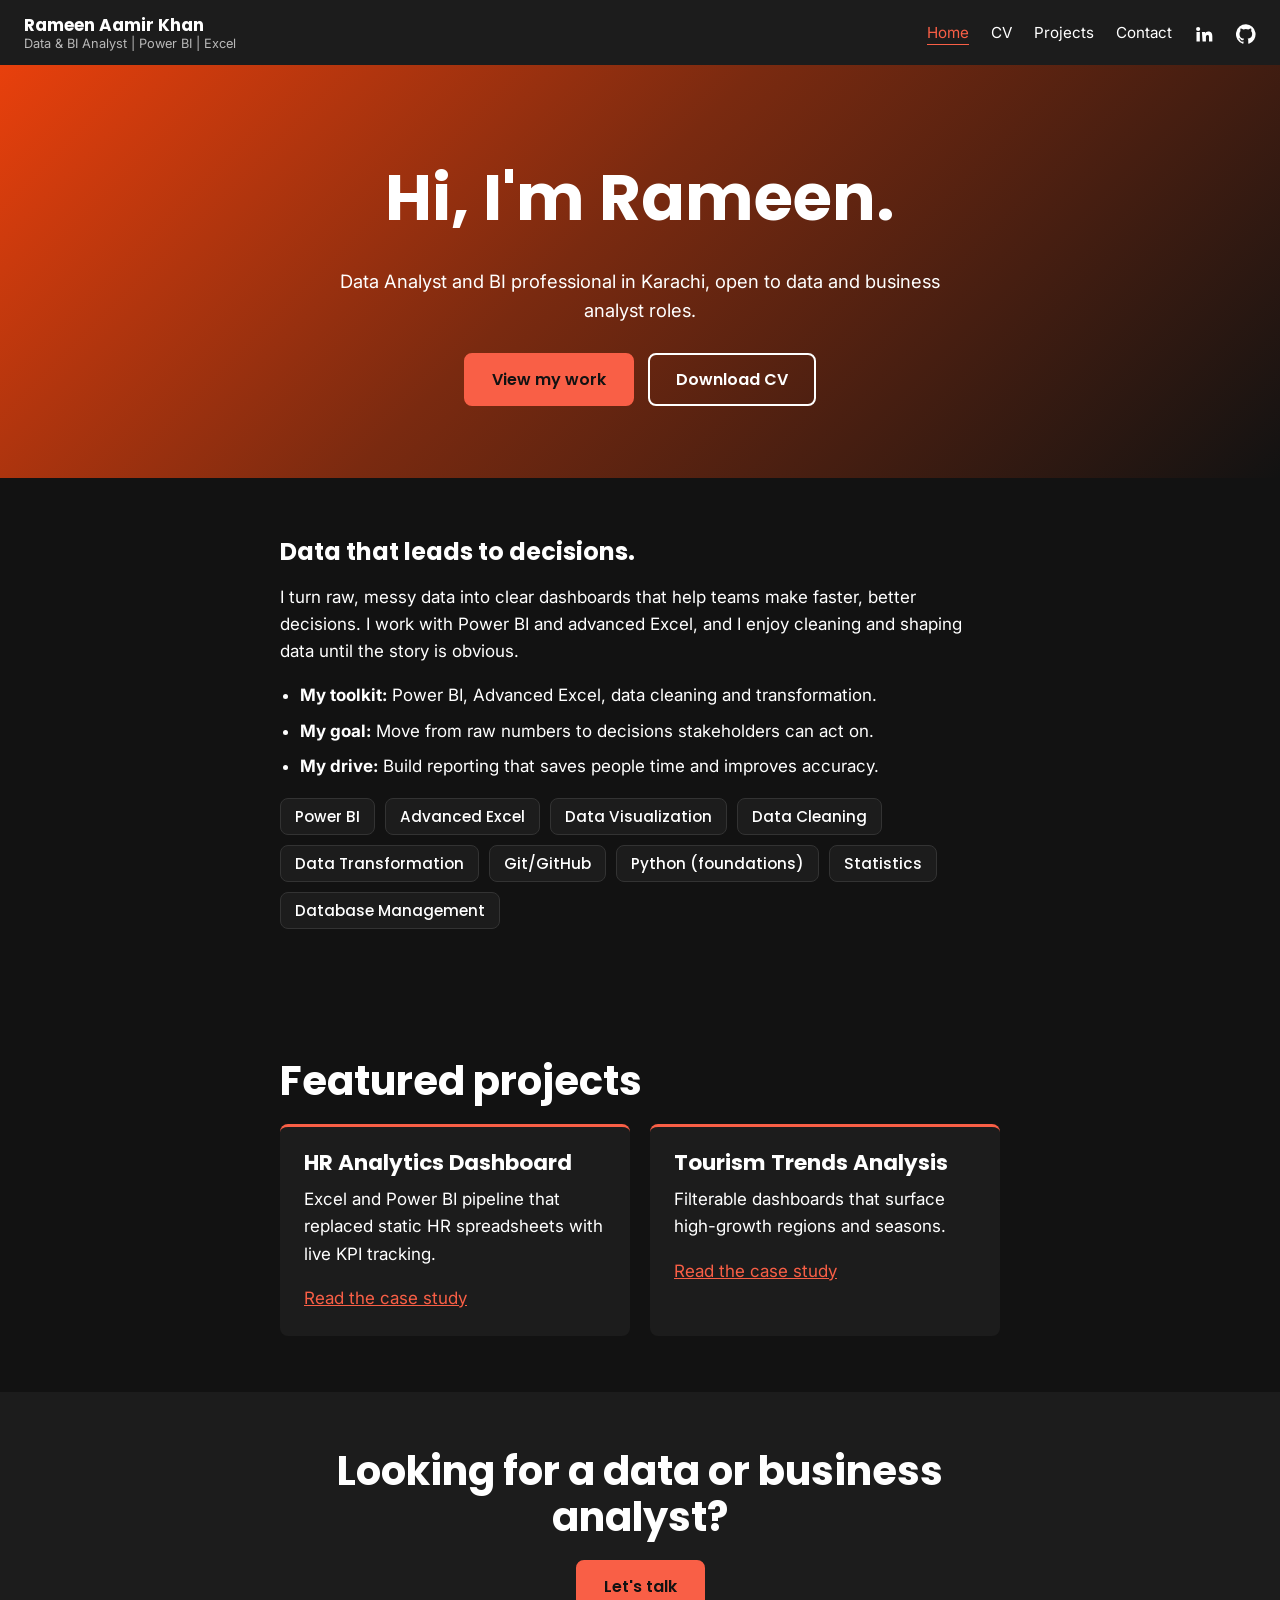
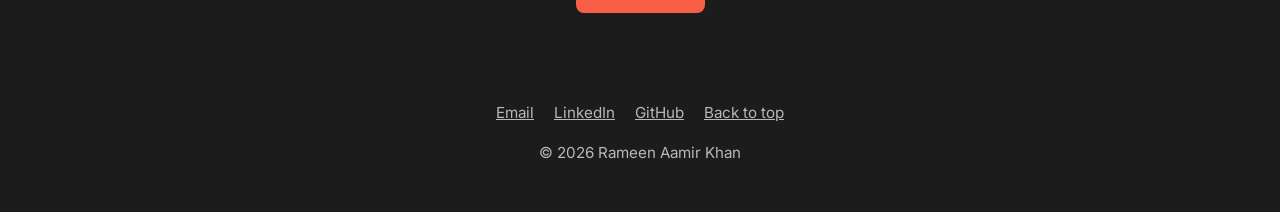
<file: index.html>
<!DOCTYPE html>
<html lang="en">
<head>
<meta charset="utf-8">
<meta name="viewport" content="width=device-width, initial-scale=1">
<title>Rameen Aamir Khan | Data Analyst Karachi</title>
<meta name="description" content="Rameen Aamir Khan, Data and BI Analyst in Karachi. Power BI dashboards and advanced Excel reporting.">
<meta property="og:title" content="Rameen Aamir Khan | Data Analyst Karachi">
<meta property="og:description" content="Rameen Aamir Khan, Data and BI Analyst in Karachi. Power BI dashboards and advanced Excel reporting.">
<link rel="preconnect" href="https://fonts.googleapis.com">
<link rel="preconnect" href="https://fonts.gstatic.com" crossorigin>
<link href="https://fonts.googleapis.com/css2?family=Inter:wght@400;500&family=Poppins:wght@500;600;700&display=swap" rel="stylesheet">
<link rel="stylesheet" href="css/style.css">
</head>
<body>
<a class="skip" href="#main">Skip to content</a>
<header class="site-header"><div class="bar">
  <a class="brand" href="index.html">Rameen Aamir Khan<small>Data &amp; BI Analyst | Power BI | Excel</small></a>
  <button class="menu-btn" aria-expanded="false" aria-controls="site-nav">Menu</button>
  <nav id="site-nav" aria-label="Main"><ul><li><a href="index.html" aria-current="page">Home</a></li><li><a href="cv.html">CV</a></li><li><a href="projects.html">Projects</a></li><li><a href="contact.html">Contact</a></li>
    <li><a href="https://linkedin.com/in/rameen-aamir-79b6771a8" target="_blank" rel="noopener" aria-label="LinkedIn"><svg viewBox="0 0 24 24" aria-hidden="true"><path d="M4.98 3.5a2.5 2.5 0 11-.01 5 2.5 2.5 0 01.01-5zM3 9.5h4V21H3zM9.5 9.5h3.8v1.6h.1c.5-1 1.8-2 3.7-2 4 0 4.9 2.6 4.9 6V21h-4v-5c0-1.2 0-2.8-1.7-2.8s-2 1.3-2 2.7V21h-4z"/></svg></a></li>
    <li><a href="https://github.com/rameenaamir" target="_blank" rel="noopener" aria-label="GitHub"><svg viewBox="0 0 24 24" aria-hidden="true"><path d="M12 .3a12 12 0 00-3.8 23.4c.6.1.8-.3.8-.6v-2c-3.3.7-4-1.6-4-1.6-.6-1.4-1.4-1.8-1.4-1.8-1-.7.1-.7.1-.7 1.2.1 1.8 1.2 1.8 1.2 1 1.8 2.8 1.3 3.5 1 .1-.8.4-1.3.7-1.6-2.7-.3-5.5-1.3-5.5-6 0-1.2.5-2.3 1.3-3.1-.2-.4-.6-1.6 0-3.2 0 0 1-.3 3.3 1.2a11.500 11.500 0 016 0c2.300-1.500 3.300-1.200 3.300-1.200.6 1.600.2 2.800 0 3.200.8.8 1.300 1.900 1.300 3.100 0 4.600-2.800 5.600-5.500 5.900.5.4.8 1.100.8 2.200v3.300c0 .3.2.7.8.6A12 12 0 0012 .3"/></svg></a></li>
  </ul></nav>
</div></header>
<main id="main">
<div class="hero"><h1>Hi, I'm Rameen.</h1>
  <p>Data Analyst and BI professional in Karachi, open to data and business analyst roles.</p>
  <div class="actions"><a class="btn" href="projects.html">View my work</a><a class="btn ghost" href="assets/Rameen_Aamir_Khan_CV.pdf" download>Download CV</a></div></div>
<section><div class="wrap">
  <p class="lead">Data that leads to decisions.</p>
  <p>I turn raw, messy data into clear dashboards that help teams make faster, better decisions. I work with Power BI and advanced Excel, and I enjoy cleaning and shaping data until the story is obvious.</p>
  <ul class="goals">
    <li><strong>My toolkit:</strong> Power BI, Advanced Excel, data cleaning and transformation.</li>
    <li><strong>My goal:</strong> Move from raw numbers to decisions stakeholders can act on.</li>
    <li><strong>My drive:</strong> Build reporting that saves people time and improves accuracy.</li>
  </ul>
  <ul class="chips" aria-label="Skills"><li>Power BI</li><li>Advanced Excel</li><li>Data Visualization</li><li>Data Cleaning</li><li>Data Transformation</li><li>Git/GitHub</li><li>Python (foundations)</li><li>Statistics</li><li>Database Management</li></ul>
</div></section>
<section><div class="wrap"><h2>Featured projects</h2><div class="cards">
  <article class="card"><h3>HR Analytics Dashboard</h3><p>Excel and Power BI pipeline that replaced static HR spreadsheets with live KPI tracking.</p><a href="projects.html#hr-analytics">Read the case study</a></article>
  <article class="card"><h3>Tourism Trends Analysis</h3><p>Filterable dashboards that surface high-growth regions and seasons.</p><a href="projects.html#tourism-trends">Read the case study</a></article>
</div></div></section>
<section class="cta"><div class="wrap"><h2>Looking for a data or business analyst?</h2><a class="btn" href="contact.html">Let's talk</a></div></section>
</main>
<footer>
  <p><a href="mailto:rameenaamir26@outlook.com">Email</a><a href="https://linkedin.com/in/rameen-aamir-79b6771a8" target="_blank" rel="noopener">LinkedIn</a><a href="#" target="_blank" rel="noopener">GitHub</a><a href="#main">Back to top</a></p>
  <p>&copy; 2026 Rameen Aamir Khan</p>
</footer>
<script src="js/main.js"></script>
</body>
</html>
</file>
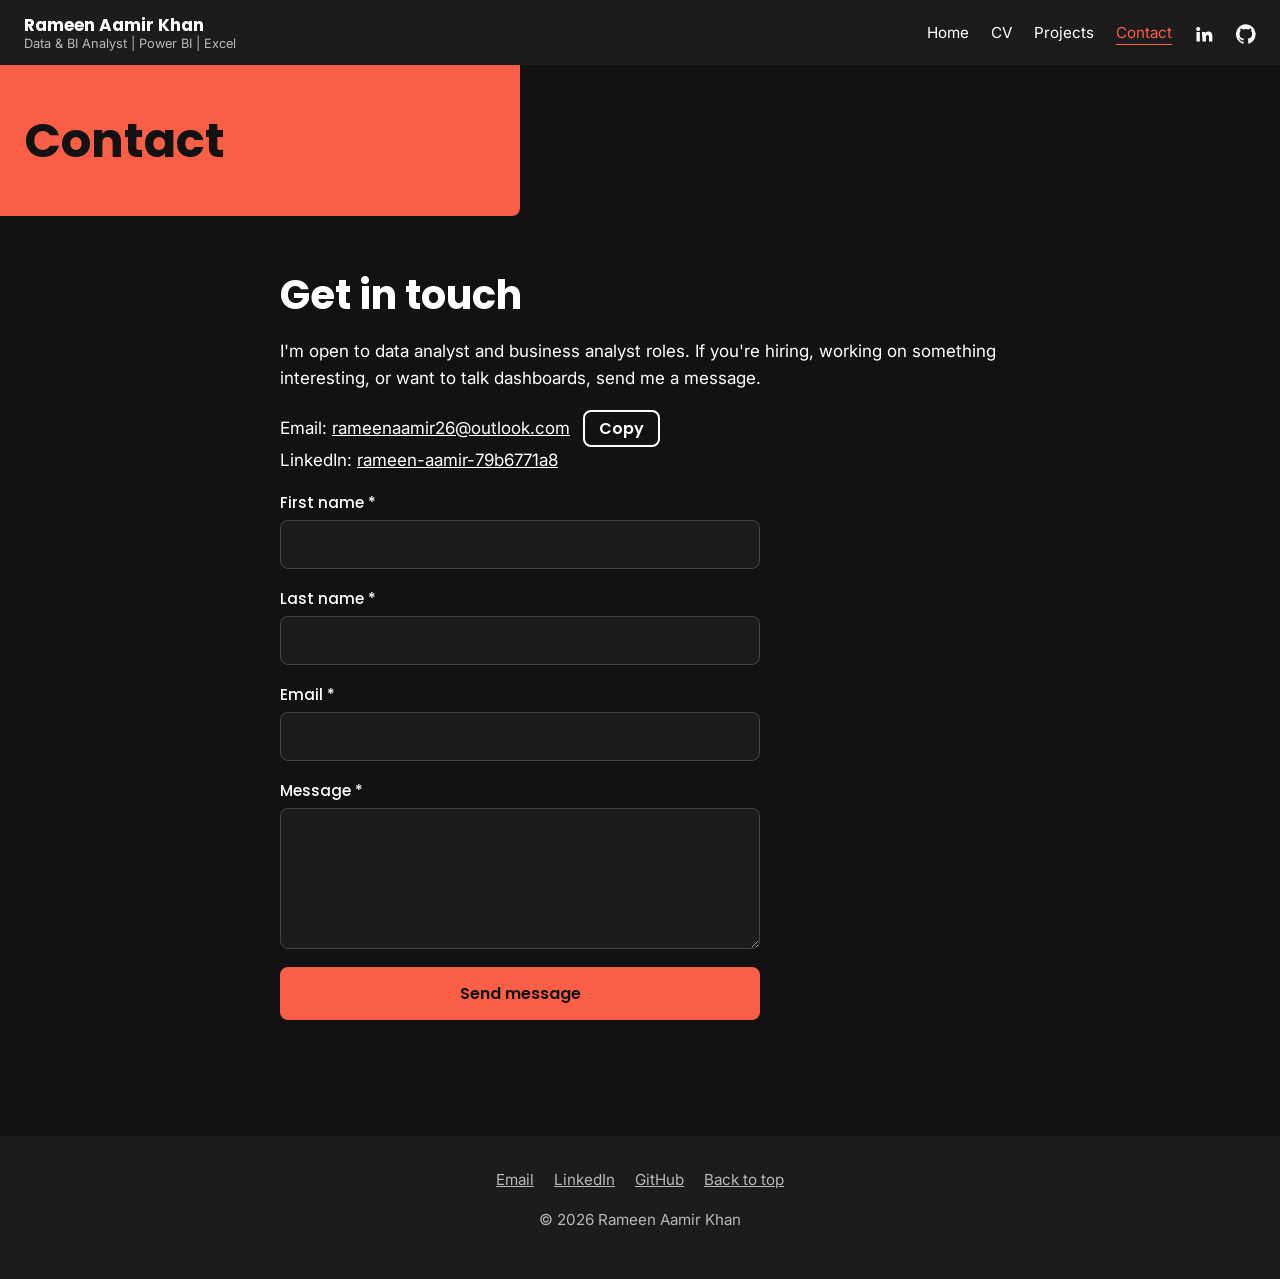
<file: contact.html>
<!DOCTYPE html>
<html lang="en">
<head>
<meta charset="utf-8">
<meta name="viewport" content="width=device-width, initial-scale=1">
<title>Contact | Rameen Aamir Khan</title>
<meta name="description" content="Rameen Aamir Khan, Data and BI Analyst in Karachi. Get in touch about data and business analyst roles.">
<meta property="og:title" content="Contact | Rameen Aamir Khan">
<meta property="og:description" content="Rameen Aamir Khan, Data and BI Analyst in Karachi. Get in touch about data and business analyst roles.">
<link rel="preconnect" href="https://fonts.googleapis.com">
<link rel="preconnect" href="https://fonts.gstatic.com" crossorigin>
<link href="https://fonts.googleapis.com/css2?family=Inter:wght@400;500&family=Poppins:wght@500;600;700&display=swap" rel="stylesheet">
<link rel="stylesheet" href="css/style.css">
</head>
<body>
<a class="skip" href="#main">Skip to content</a>
<header class="site-header"><div class="bar">
  <a class="brand" href="index.html">Rameen Aamir Khan<small>Data &amp; BI Analyst | Power BI | Excel</small></a>
  <button class="menu-btn" aria-expanded="false" aria-controls="site-nav">Menu</button>
  <nav id="site-nav" aria-label="Main"><ul><li><a href="index.html">Home</a></li><li><a href="cv.html">CV</a></li><li><a href="projects.html">Projects</a></li><li><a href="contact.html" aria-current="page">Contact</a></li>
    <li><a href="https://linkedin.com/in/rameen-aamir-79b6771a8" target="_blank" rel="noopener" aria-label="LinkedIn"><svg viewBox="0 0 24 24" aria-hidden="true"><path d="M4.98 3.5a2.5 2.5 0 11-.01 5 2.5 2.5 0 01.01-5zM3 9.5h4V21H3zM9.5 9.5h3.8v1.6h.1c.5-1 1.8-2 3.7-2 4 0 4.9 2.6 4.9 6V21h-4v-5c0-1.2 0-2.8-1.7-2.8s-2 1.3-2 2.7V21h-4z"/></svg></a></li>
    <li><a href="https://github.com/rameenaamir/Rameen_Portfolio" target="_blank" rel="noopener" aria-label="GitHub"><svg viewBox="0 0 24 24" aria-hidden="true"><path d="M12 .3a12 12 0 00-3.8 23.4c.6.1.8-.3.8-.6v-2c-3.3.7-4-1.6-4-1.6-.6-1.4-1.4-1.8-1.4-1.8-1-.7.1-.7.1-.7 1.2.1 1.8 1.2 1.8 1.2 1 1.8 2.8 1.3 3.5 1 .1-.8.4-1.3.7-1.6-2.7-.3-5.5-1.3-5.5-6 0-1.2.5-2.3 1.3-3.1-.2-.4-.6-1.6 0-3.2 0 0 1-.3 3.3 1.2a11.500 11.500 0 016 0c2.300-1.500 3.300-1.200 3.300-1.200.6 1.600.2 2.800 0 3.200.8.8 1.300 1.900 1.300 3.100 0 4.600-2.800 5.600-5.500 5.900.5.4.8 1.100.8 2.200v3.300c0 .3.2.7.8.6A12 12 0 0012 .3"/></svg></a></li>
  </ul></nav>
</div></header>
<main id="main">
<div class="hero coral"><h1>Contact</h1></div>
<section><div class="wrap"><h2>Get in touch</h2>
  <p>I'm open to data analyst and business analyst roles. If you're hiring, working on something interesting, or want to talk dashboards, send me a message.</p>
  <p><p>Email: <a href="mailto:rameenaamir26@outlook.com" id="email-link">rameenaamir26@outlook.com</a>
  <button type="button" class="btn ghost" id="copy-email" style="padding:4px 14px;margin-left:8px">Copy</button><br>
LinkedIn: <a href="https://linkedin.com/in/rameen-aamir-79b6771a8" target="_blank" rel="noopener">rameen-aamir-79b6771a8</a></p>
  <!-- TODO: replace YOUR_FORM_ID with your Formspree form ID -->
  <form id="contact-form" action="https://formspree.io/f/mnpjjzwk" method="post" novalidate>
    <label>First name *<input name="first_name" required autocomplete="given-name"></label>
    <label>Last name *<input name="last_name" required autocomplete="family-name"></label>
    <label>Email *<input name="email" type="email" required autocomplete="email"></label>
    <label>Message *<textarea name="message" rows="5" required></textarea></label>
    <input class="hp" name="website" tabindex="-1" autocomplete="off" aria-hidden="true">
    <button class="btn" type="submit">Send message</button>
    <p id="form-status" class="status" role="status"></p>
  </form></div></section>
</main>
<footer>
  <p><a href="mailto:rameenaamir26@outlook.com">Email</a><a href="https://linkedin.com/in/rameen-aamir-79b6771a8" target="_blank" rel="noopener">LinkedIn</a><a href="#" target="_blank" rel="noopener">GitHub</a><a href="#main">Back to top</a></p>
  <p>&copy; 2026 Rameen Aamir Khan</p>
</footer>
<script src="js/main.js"></script>
</body>
</html>
</file>
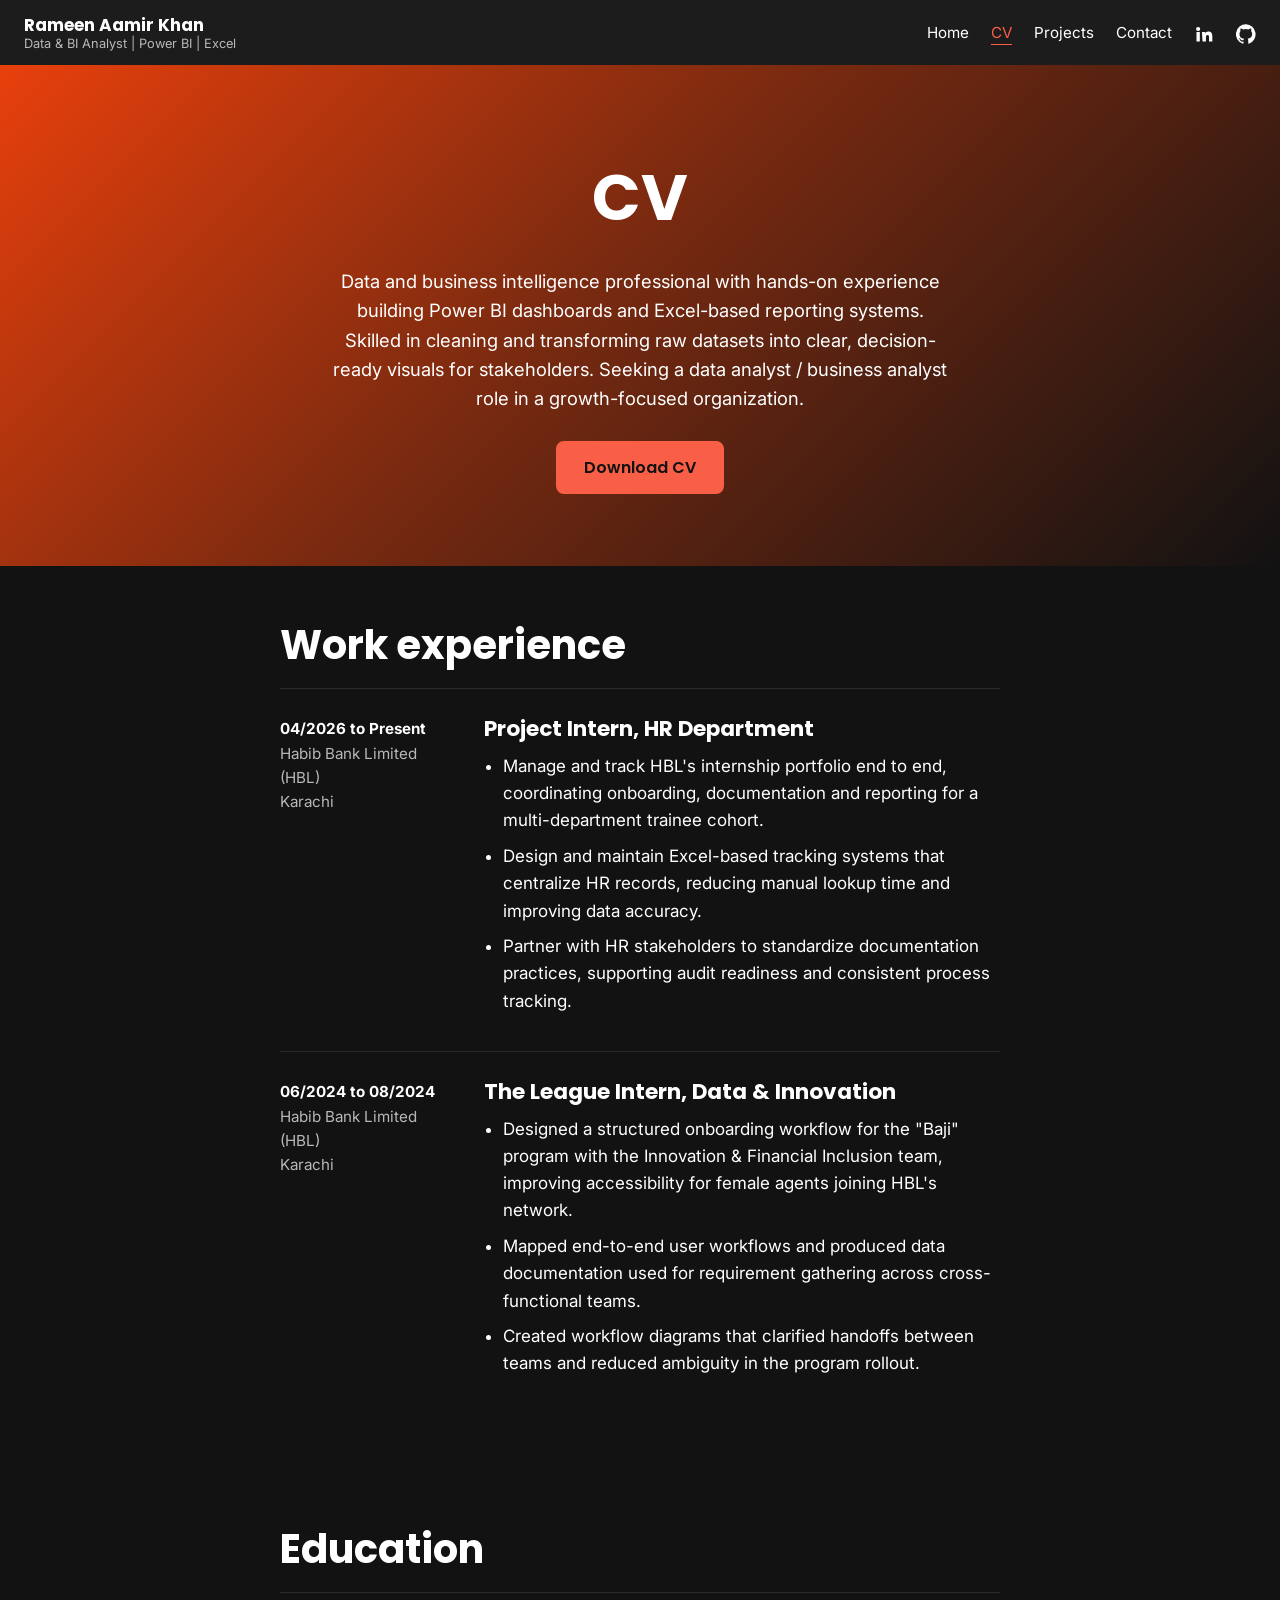
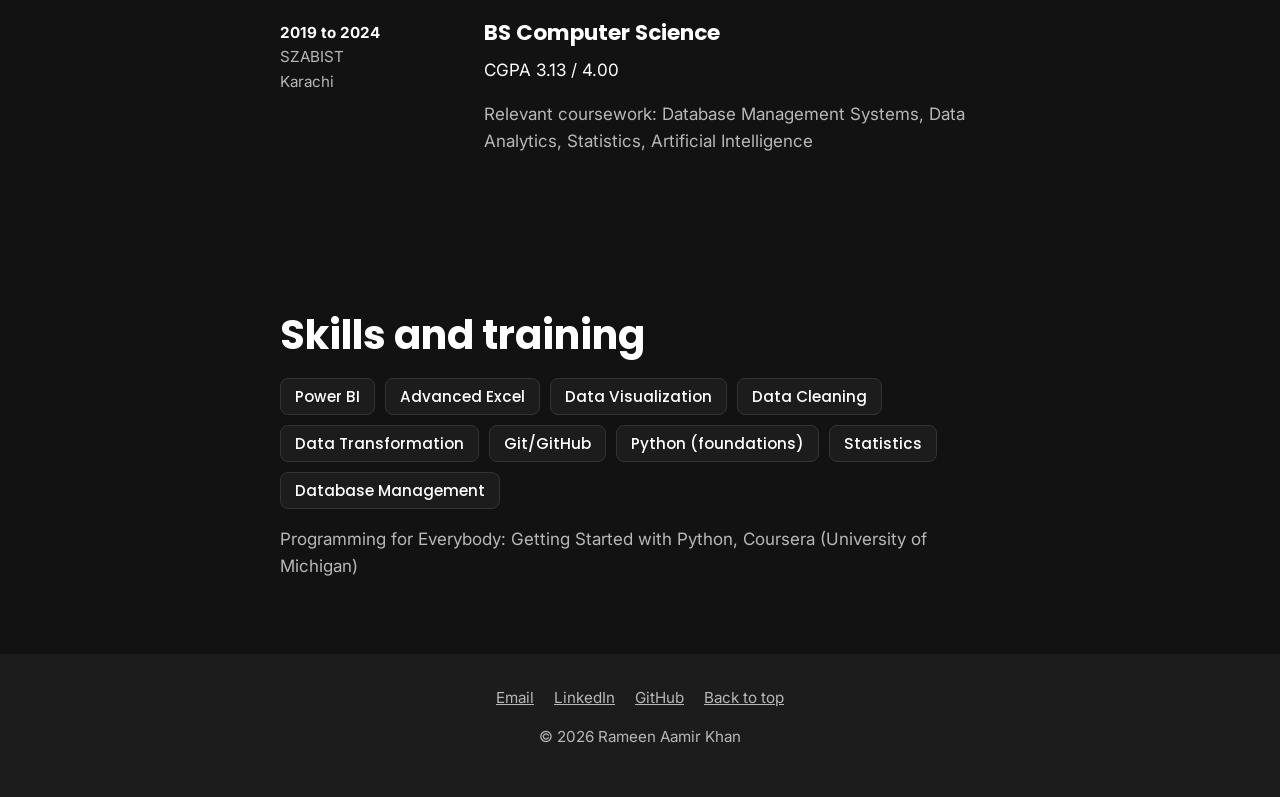
<file: cv.html>
<!DOCTYPE html>
<html lang="en">
<head>
<meta charset="utf-8">
<meta name="viewport" content="width=device-width, initial-scale=1">
<title>CV | Rameen Aamir Khan</title>
<meta name="description" content="Rameen Aamir Khan, Data and BI Analyst in Karachi. Experience, education and skills.">
<meta property="og:title" content="CV | Rameen Aamir Khan">
<meta property="og:description" content="Rameen Aamir Khan, Data and BI Analyst in Karachi. Experience, education and skills.">
<link rel="preconnect" href="https://fonts.googleapis.com">
<link rel="preconnect" href="https://fonts.gstatic.com" crossorigin>
<link href="https://fonts.googleapis.com/css2?family=Inter:wght@400;500&family=Poppins:wght@500;600;700&display=swap" rel="stylesheet">
<link rel="stylesheet" href="css/style.css">
</head>
<body>
<a class="skip" href="#main">Skip to content</a>
<header class="site-header"><div class="bar">
  <a class="brand" href="index.html">Rameen Aamir Khan<small>Data &amp; BI Analyst | Power BI | Excel</small></a>
  <button class="menu-btn" aria-expanded="false" aria-controls="site-nav">Menu</button>
  <nav id="site-nav" aria-label="Main"><ul><li><a href="index.html">Home</a></li><li><a href="cv.html" aria-current="page">CV</a></li><li><a href="projects.html">Projects</a></li><li><a href="contact.html">Contact</a></li>
    <li><a href="https://linkedin.com/in/rameen-aamir-79b6771a8" target="_blank" rel="noopener" aria-label="LinkedIn"><svg viewBox="0 0 24 24" aria-hidden="true"><path d="M4.98 3.5a2.5 2.5 0 11-.01 5 2.5 2.5 0 01.01-5zM3 9.5h4V21H3zM9.5 9.5h3.8v1.6h.1c.5-1 1.8-2 3.7-2 4 0 4.9 2.6 4.9 6V21h-4v-5c0-1.2 0-2.8-1.7-2.8s-2 1.3-2 2.7V21h-4z"/></svg></a></li>
    <li><a href="https://github.com/rameenaamir/Rameen_Portfolio" target="_blank" rel="noopener" aria-label="GitHub"><svg viewBox="0 0 24 24" aria-hidden="true"><path d="M12 .3a12 12 0 00-3.8 23.4c.6.1.8-.3.8-.6v-2c-3.3.7-4-1.6-4-1.6-.6-1.4-1.4-1.8-1.4-1.8-1-.7.1-.7.1-.7 1.2.1 1.8 1.2 1.8 1.2 1 1.8 2.8 1.3 3.5 1 .1-.8.4-1.3.7-1.6-2.7-.3-5.5-1.3-5.5-6 0-1.2.5-2.3 1.3-3.1-.2-.4-.6-1.6 0-3.2 0 0 1-.3 3.3 1.2a11.500 11.500 0 016 0c2.300-1.500 3.300-1.200 3.300-1.200.6 1.600.2 2.800 0 3.200.8.8 1.300 1.900 1.300 3.100 0 4.600-2.800 5.600-5.500 5.900.5.4.8 1.100.8 2.200v3.300c0 .3.2.7.8.6A12 12 0 0012 .3"/></svg></a></li>
  </ul></nav>
</div></header>
<main id="main">
<div class="hero"><h1>CV</h1>
  <p>Data and business intelligence professional with hands-on experience building Power BI dashboards and Excel-based reporting systems. Skilled in cleaning and transforming raw datasets into clear, decision-ready visuals for stakeholders. Seeking a data analyst / business analyst role in a growth-focused organization.</p>
  <a class="btn" href="assets/Rameen_Aamir_Khan_CV.pdf" download>Download CV</a></div>
<div class="wrap">
<section aria-labelledby="exp"><h2 id="exp">Work experience</h2>
  <div class="row"><div class="when"><strong>04/2026 to Present</strong>Habib Bank Limited (HBL)<br>Karachi</div>
   <div><h3>Project Intern, HR Department</h3><ul>
    <li>Manage and track HBL's internship portfolio end to end, coordinating onboarding, documentation and reporting for a multi-department trainee cohort.</li>
    <li>Design and maintain Excel-based tracking systems that centralize HR records, reducing manual lookup time and improving data accuracy.</li>
    <li>Partner with HR stakeholders to standardize documentation practices, supporting audit readiness and consistent process tracking.</li></ul></div></div>
  <div class="row"><div class="when"><strong>06/2024 to 08/2024</strong>Habib Bank Limited (HBL)<br>Karachi</div>
   <div><h3>The League Intern, Data &amp; Innovation</h3><ul>
    <li>Designed a structured onboarding workflow for the "Baji" program with the Innovation &amp; Financial Inclusion team, improving accessibility for female agents joining HBL's network.</li>
    <li>Mapped end-to-end user workflows and produced data documentation used for requirement gathering across cross-functional teams.</li>
    <li>Created workflow diagrams that clarified handoffs between teams and reduced ambiguity in the program rollout.</li></ul></div></div>
</section>
<section aria-labelledby="edu"><h2 id="edu">Education</h2>
  <div class="row"><div class="when"><strong>2019 to 2024</strong>SZABIST<br>Karachi</div>
   <div><h3>BS Computer Science</h3><p>CGPA 3.13 / 4.00</p><p class="muted">Relevant coursework: Database Management Systems, Data Analytics, Statistics, Artificial Intelligence</p></div></div>
</section>
<section aria-labelledby="sk"><h2 id="sk">Skills and training</h2>
  <ul class="chips"><li>Power BI</li><li>Advanced Excel</li><li>Data Visualization</li><li>Data Cleaning</li><li>Data Transformation</li><li>Git/GitHub</li><li>Python (foundations)</li><li>Statistics</li><li>Database Management</li></ul>
  <p class="muted">Programming for Everybody: Getting Started with Python, Coursera (University of Michigan)</p>
</section></div>
</main>
<footer>
  <p><a href="mailto:rameenaamir26@outlook.com">Email</a><a href="https://linkedin.com/in/rameen-aamir-79b6771a8" target="_blank" rel="noopener">LinkedIn</a><a href="#" target="_blank" rel="noopener">GitHub</a><a href="#main">Back to top</a></p>
  <p>&copy; 2026 Rameen Aamir Khan</p>
</footer>
<script src="js/main.js"></script>
</body>
</html>
</file>
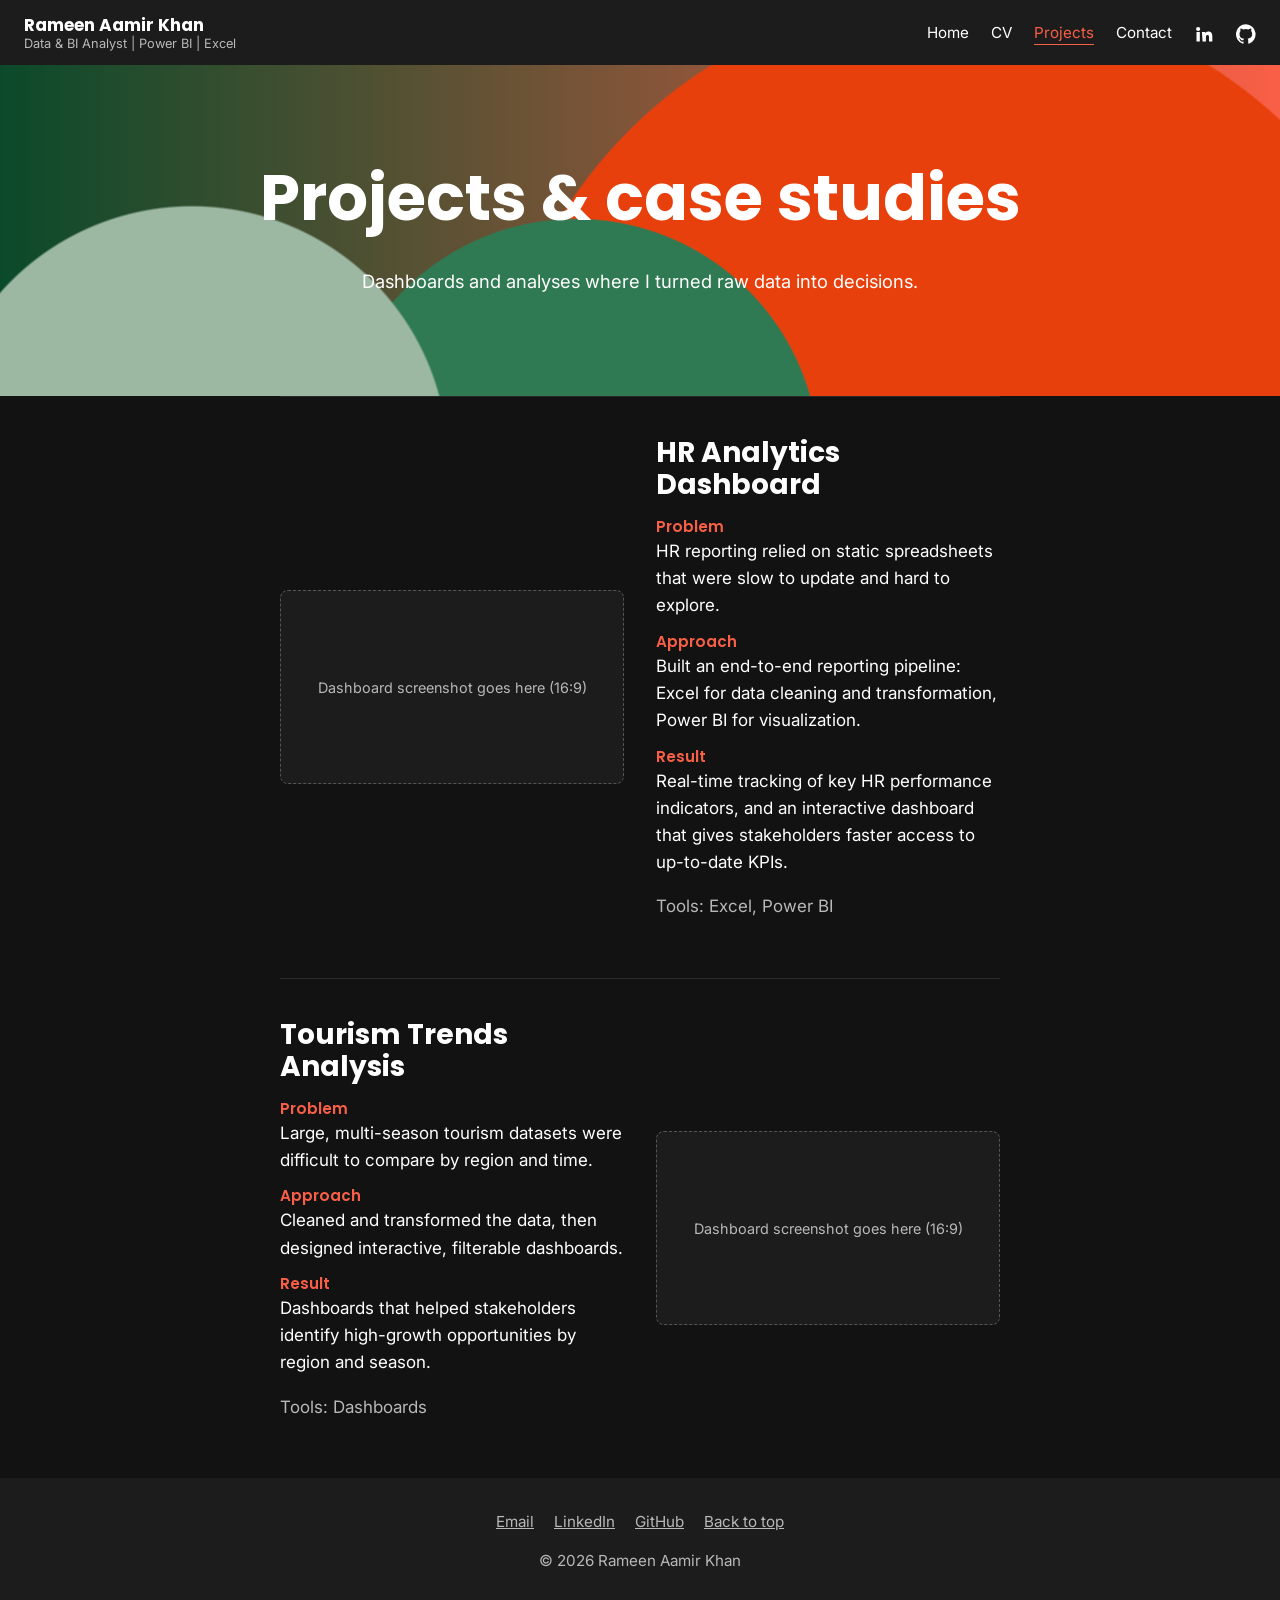
<file: projects.html>
<!DOCTYPE html>
<html lang="en">
<head>
<meta charset="utf-8">
<meta name="viewport" content="width=device-width, initial-scale=1">
<title>Projects | Rameen Aamir Khan</title>
<meta name="description" content="Rameen Aamir Khan, Data and BI Analyst in Karachi. Power BI and Excel case studies.">
<meta property="og:title" content="Projects | Rameen Aamir Khan">
<meta property="og:description" content="Rameen Aamir Khan, Data and BI Analyst in Karachi. Power BI and Excel case studies.">
<link rel="preconnect" href="https://fonts.googleapis.com">
<link rel="preconnect" href="https://fonts.gstatic.com" crossorigin>
<link href="https://fonts.googleapis.com/css2?family=Inter:wght@400;500&family=Poppins:wght@500;600;700&display=swap" rel="stylesheet">
<link rel="stylesheet" href="css/style.css">
</head>
<body>
<a class="skip" href="#main">Skip to content</a>
<header class="site-header"><div class="bar">
  <a class="brand" href="index.html">Rameen Aamir Khan<small>Data &amp; BI Analyst | Power BI | Excel</small></a>
  <button class="menu-btn" aria-expanded="false" aria-controls="site-nav">Menu</button>
  <nav id="site-nav" aria-label="Main"><ul><li><a href="index.html">Home</a></li><li><a href="cv.html">CV</a></li><li><a href="projects.html" aria-current="page">Projects</a></li><li><a href="contact.html">Contact</a></li>
    <li><a href="https://linkedin.com/in/rameen-aamir-79b6771a8" target="_blank" rel="noopener" aria-label="LinkedIn"><svg viewBox="0 0 24 24" aria-hidden="true"><path d="M4.98 3.5a2.5 2.5 0 11-.01 5 2.5 2.5 0 01.01-5zM3 9.5h4V21H3zM9.5 9.5h3.8v1.6h.1c.5-1 1.8-2 3.7-2 4 0 4.9 2.6 4.9 6V21h-4v-5c0-1.2 0-2.8-1.7-2.8s-2 1.3-2 2.7V21h-4z"/></svg></a></li>
    <li><a href="https://github.com/rameenaamir/Rameen_Portfolio" target="_blank" rel="noopener" aria-label="GitHub"><svg viewBox="0 0 24 24" aria-hidden="true"><path d="M12 .3a12 12 0 00-3.8 23.4c.6.1.8-.3.8-.6v-2c-3.3.7-4-1.6-4-1.6-.6-1.4-1.4-1.8-1.4-1.8-1-.7.1-.7.1-.7 1.2.1 1.8 1.2 1.8 1.2 1 1.8 2.8 1.3 3.5 1 .1-.8.4-1.3.7-1.6-2.7-.3-5.5-1.3-5.5-6 0-1.2.5-2.3 1.3-3.1-.2-.4-.6-1.6 0-3.2 0 0 1-.3 3.3 1.2a11.500 11.500 0 016 0c2.300-1.500 3.300-1.200 3.300-1.200.6 1.600.2 2.800 0 3.200.8.8 1.300 1.900 1.300 3.100 0 4.600-2.800 5.600-5.500 5.900.5.4.8 1.100.8 2.200v3.300c0 .3.2.7.8.6A12 12 0 0012 .3"/></svg></a></li>
  </ul></nav>
</div></header>
<main id="main">
<div class="hero arcs"><h1>Projects &amp; case studies</h1><p>Dashboards and analyses where I turned raw data into decisions.</p></div>
<div class="wrap"><article class="project" id="hr-analytics">
  <div class="shot" role="img" aria-label="Screenshot placeholder for HR Analytics Dashboard">
    <!-- TODO: replace with <img src="assets/hr-analytics.webp" alt="..." loading="lazy"> using anonymized data -->
    Dashboard screenshot goes here (16:9)</div>
  <div><h2 style="font-size:1.75rem">HR Analytics Dashboard</h2><dl>
    <dt>Problem</dt><dd>HR reporting relied on static spreadsheets that were slow to update and hard to explore.</dd><dt>Approach</dt><dd>Built an end-to-end reporting pipeline: Excel for data cleaning and transformation, Power BI for visualization.</dd><dt>Result</dt><dd>Real-time tracking of key HR performance indicators, and an interactive dashboard that gives stakeholders faster access to up-to-date KPIs.</dd></dl>
    <p class="muted">Tools: Excel, Power BI</p></div></article><article class="project" id="tourism-trends">
  <div class="shot" role="img" aria-label="Screenshot placeholder for Tourism Trends Analysis">
    <!-- TODO: replace with <img src="assets/tourism-trends.webp" alt="..." loading="lazy"> using anonymized data -->
    Dashboard screenshot goes here (16:9)</div>
  <div><h2 style="font-size:1.75rem">Tourism Trends Analysis</h2><dl>
    <dt>Problem</dt><dd>Large, multi-season tourism datasets were difficult to compare by region and time.</dd><dt>Approach</dt><dd>Cleaned and transformed the data, then designed interactive, filterable dashboards.</dd><dt>Result</dt><dd>Dashboards that helped stakeholders identify high-growth opportunities by region and season.</dd></dl>
    <p class="muted">Tools: Dashboards <!-- TODO: confirm tools --></p></div></article></div>
</main>
<footer>
  <p><a href="mailto:rameenaamir26@outlook.com">Email</a><a href="https://linkedin.com/in/rameen-aamir-79b6771a8" target="_blank" rel="noopener">LinkedIn</a><a href="#" target="_blank" rel="noopener">GitHub</a><a href="#main">Back to top</a></p>
  <p>&copy; 2026 Rameen Aamir Khan</p>
</footer>
<script src="js/main.js"></script>
</body>
</html>
</file>
<file: css/style.css>
:root{--bg:#121212;--surface:#1c1c1c;--text:#fff;--muted:#b8b8b8;--accent:#f95f46;--accent-deep:#e8400c;--on-accent:#121212;--radius:8px;--col:760px}
*,*::before,*::after{box-sizing:border-box}
html{scroll-behavior:smooth}
body{margin:0;background:var(--bg);color:var(--text);font:400 17px/1.6 Inter,system-ui,sans-serif}
h1,h2,h3{font-family:Poppins,Inter,sans-serif;font-weight:700;line-height:1.15;margin:0 0 .5em}
h1{font-size:clamp(2.25rem,6vw,4rem)}h2{font-size:clamp(1.75rem,4vw,2.5rem)}h3{font-size:1.35rem}
p{margin:0 0 1em}a{color:inherit}
:focus-visible{outline:3px solid var(--accent);outline-offset:3px}
.skip{position:absolute;left:-999px}.skip:focus{left:8px;top:8px;background:var(--accent);color:var(--on-accent);padding:8px 12px;z-index:20}
.wrap{max-width:var(--col);margin:0 auto;padding:0 20px}

/* header */
.site-header{background:var(--surface);position:sticky;top:0;z-index:10}
.bar{display:flex;justify-content:space-between;align-items:center;padding:14px 24px;gap:16px}
.brand{text-decoration:none;font-family:Poppins,sans-serif;font-weight:700;line-height:1.3}
.brand small{display:block;font:400 .8rem Inter,sans-serif;color:var(--muted)}
nav ul{display:flex;gap:22px;list-style:none;margin:0;padding:0;align-items:center}
nav a{text-decoration:none;font-size:.95rem;padding:4px 0;transition:color .2s}
nav a:hover,nav a[aria-current="page"]{color:var(--accent);text-decoration:underline;text-underline-offset:6px}
nav svg{width:20px;height:20px;fill:currentColor;vertical-align:middle}
.menu-btn{display:none;background:none;border:1px solid var(--muted);color:var(--text);border-radius:var(--radius);padding:6px 12px;font:inherit;cursor:pointer}
@media(max-width:760px){
 .menu-btn{display:block}
 nav{position:absolute;left:0;right:0;top:100%;background:var(--surface);display:none;padding:8px 24px 16px}
 nav.open{display:block}nav ul{flex-direction:column;align-items:flex-start;gap:12px}
}

/* hero */
.hero{padding:96px 20px 72px;text-align:center;background:linear-gradient(135deg,var(--accent-deep) 0%,#7a2a10 45%,var(--bg) 100%)}
.hero p{max-width:620px;margin:0 auto 1.5em;font-size:1.15rem}
.hero.coral{background:var(--accent);color:var(--on-accent);text-align:left;padding:48px 24px;max-width:520px;border-radius:0 0 var(--radius) 0}
.hero.coral h1{margin:0;font-size:clamp(2rem,5vw,3rem)}
.hero.arcs{background:radial-gradient(circle at 15% 120%,#9cb8a2 0 22%,transparent 22.2%),radial-gradient(circle at 45% 120%,#2f7a52 0 30%,transparent 30.2%),radial-gradient(circle at 75% 120%,var(--accent-deep) 0 45%,transparent 45.2%),linear-gradient(90deg,#0a4a2a,var(--accent))}

/* buttons / chips */
.btn{display:inline-block;background:var(--accent);color:var(--on-accent);font:600 1rem Poppins,sans-serif;padding:12px 26px;border:2px solid var(--accent);border-radius:var(--radius);text-decoration:none;cursor:pointer;transition:background .2s,box-shadow .2s}
.btn:hover{background:var(--accent-deep);border-color:var(--accent-deep);box-shadow:0 0 18px rgba(249,95,70,.45)}
.btn.ghost{background:transparent;color:var(--text);border-color:var(--text)}
.btn.ghost:hover{background:rgba(255,255,255,.12);border-color:var(--text)}
.actions{display:flex;gap:14px;justify-content:center;flex-wrap:wrap}
.chips{display:flex;flex-wrap:wrap;gap:10px;list-style:none;padding:0}
.chips li{background:var(--surface);border:1px solid #333;border-radius:var(--radius);padding:6px 14px;font:500 .95rem Poppins,sans-serif}

/* sections */
section{padding:56px 0}
.lead{font:700 1.5rem Poppins,sans-serif;margin-bottom:.6em}
.goals{padding-left:1.2em}.goals li{margin-bottom:.5em}
.muted{color:var(--muted)}
.cards{display:grid;gap:20px;grid-template-columns:repeat(auto-fit,minmax(260px,1fr))}
.card{background:var(--surface);border-radius:var(--radius);padding:24px;border-top:3px solid var(--accent)}
.card a{color:var(--accent)}
.cta{text-align:center;background:var(--surface)}

/* timeline */
.row{display:grid;grid-template-columns:180px 1fr;gap:24px;padding:28px 0;border-top:1px solid #2a2a2a}
.row .when{color:var(--muted);font-size:.95rem}.row .when strong{display:block;color:var(--text)}
.row ul{margin:0;padding-left:1.1em}.row li{margin-bottom:.5em}
@media(max-width:620px){.row{grid-template-columns:1fr;gap:8px}}

/* projects */
.project{display:grid;grid-template-columns:1fr 1fr;gap:32px;align-items:center;padding:40px 0;border-top:1px solid #2a2a2a}
.project:nth-child(even) .shot{order:2}
.shot{aspect-ratio:16/9;border-radius:var(--radius);background:var(--surface);border:1px dashed #555;display:grid;place-items:center;text-align:center;color:var(--muted);font-size:.9rem;padding:12px;overflow:hidden}
.shot img{width:100%;height:100%;object-fit:cover}
.project dl{margin:0 0 1em}.project dt{font:600 .95rem Poppins,sans-serif;color:var(--accent)}.project dd{margin:0 0 .6em}
@media(max-width:760px){.project{grid-template-columns:1fr}.project:nth-child(even) .shot{order:0}}

/* form */
form{display:grid;gap:18px;max-width:480px}
label{font:500 .95rem Poppins,sans-serif;display:grid;gap:6px}
input,textarea{background:var(--surface);color:var(--text);border:1px solid #444;border-radius:var(--radius);padding:12px;font:inherit}
.hp{position:absolute;left:-9999px}
.status{min-height:1.5em}.status.ok{color:#7ee2a0}.status.err{color:var(--accent)}

footer{background:var(--surface);padding:32px 20px;text-align:center;color:var(--muted);font-size:.95rem}
footer a{margin:0 10px}
@media(prefers-reduced-motion:reduce){*{transition:none!important;scroll-behavior:auto!important}}
</file>
